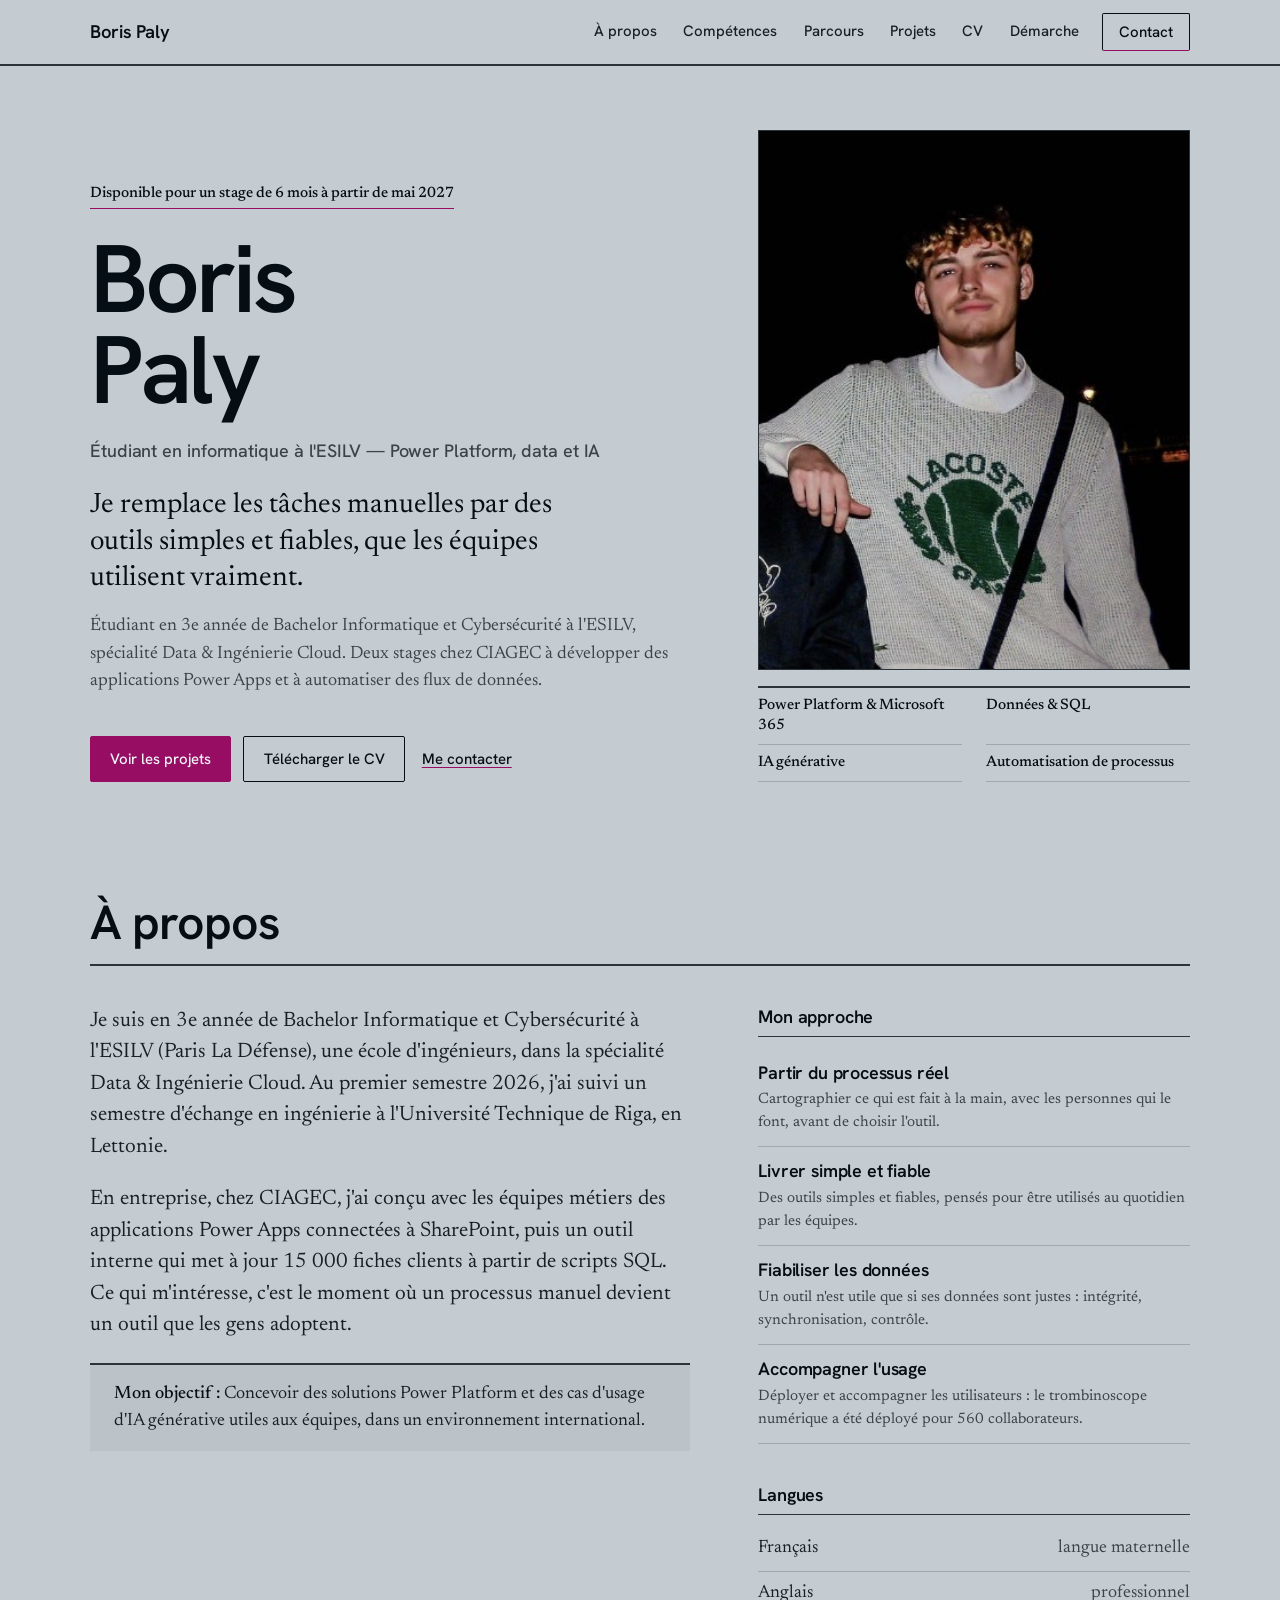
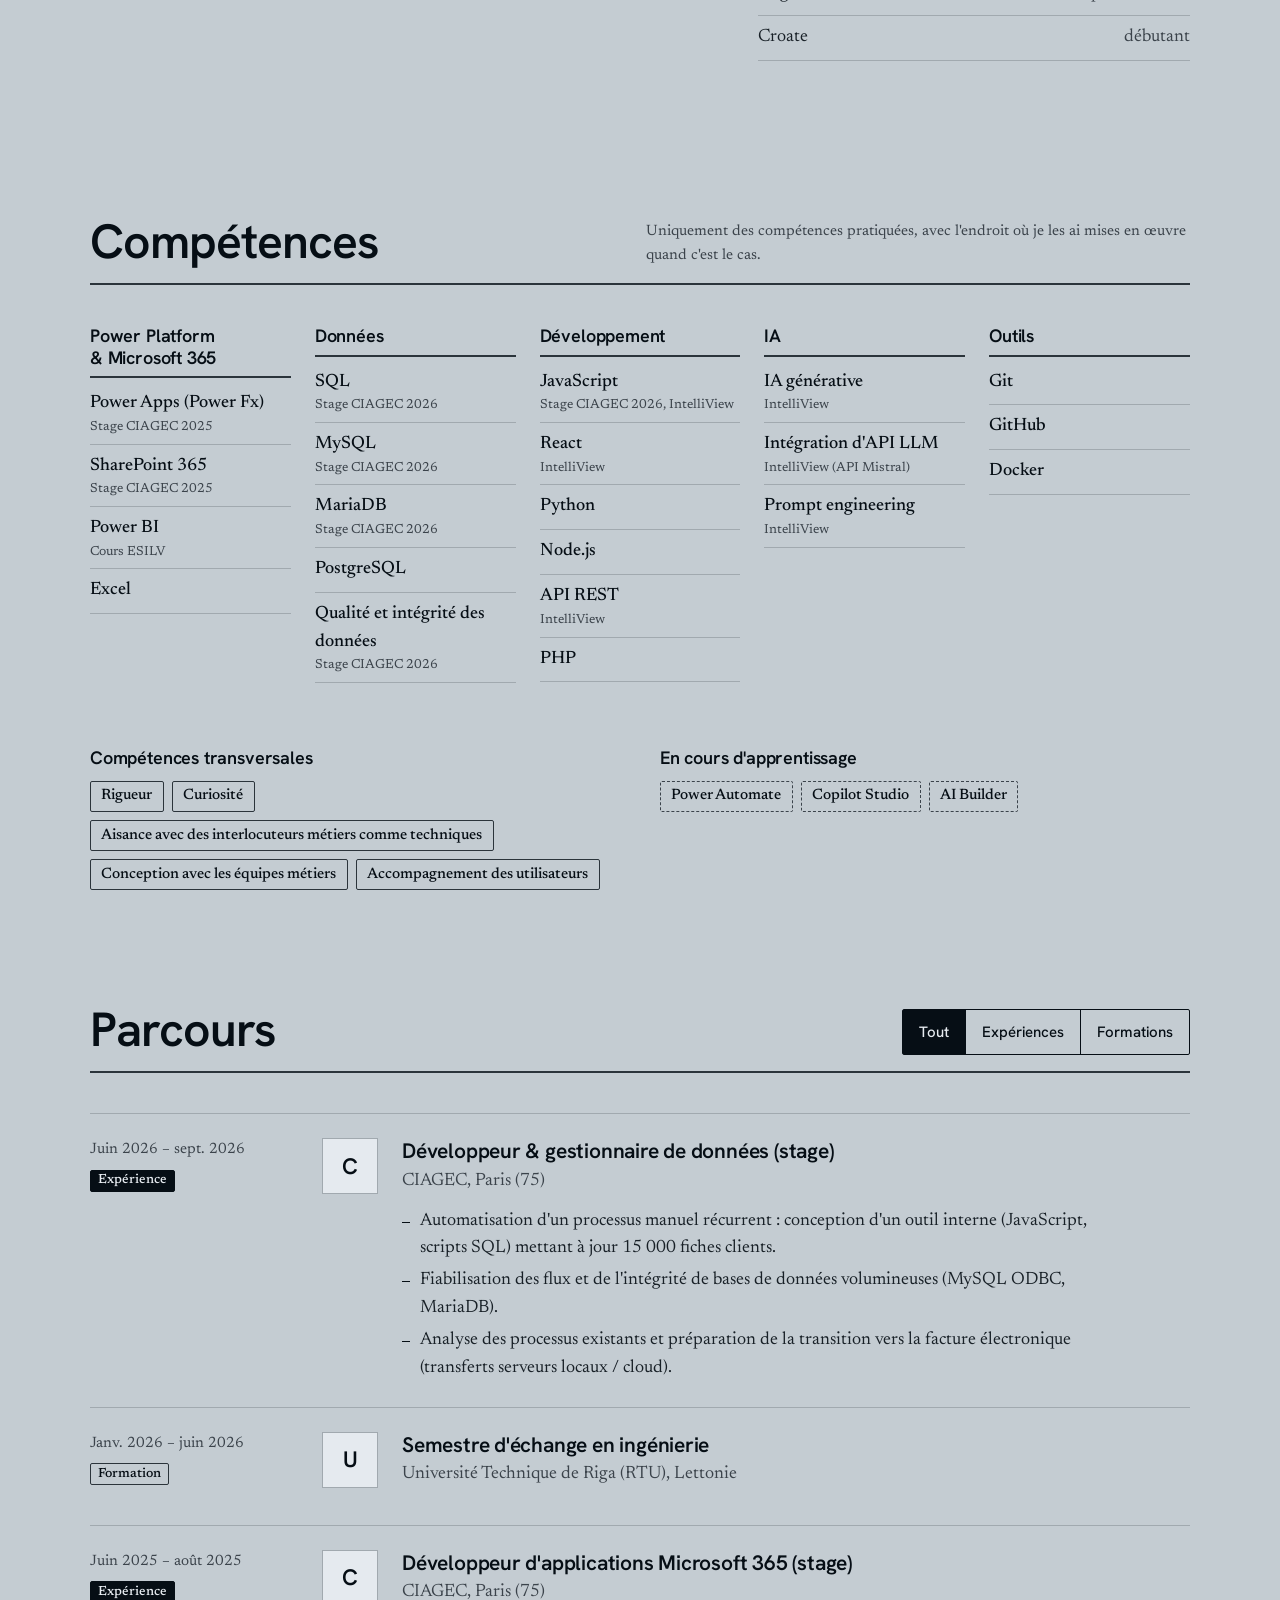
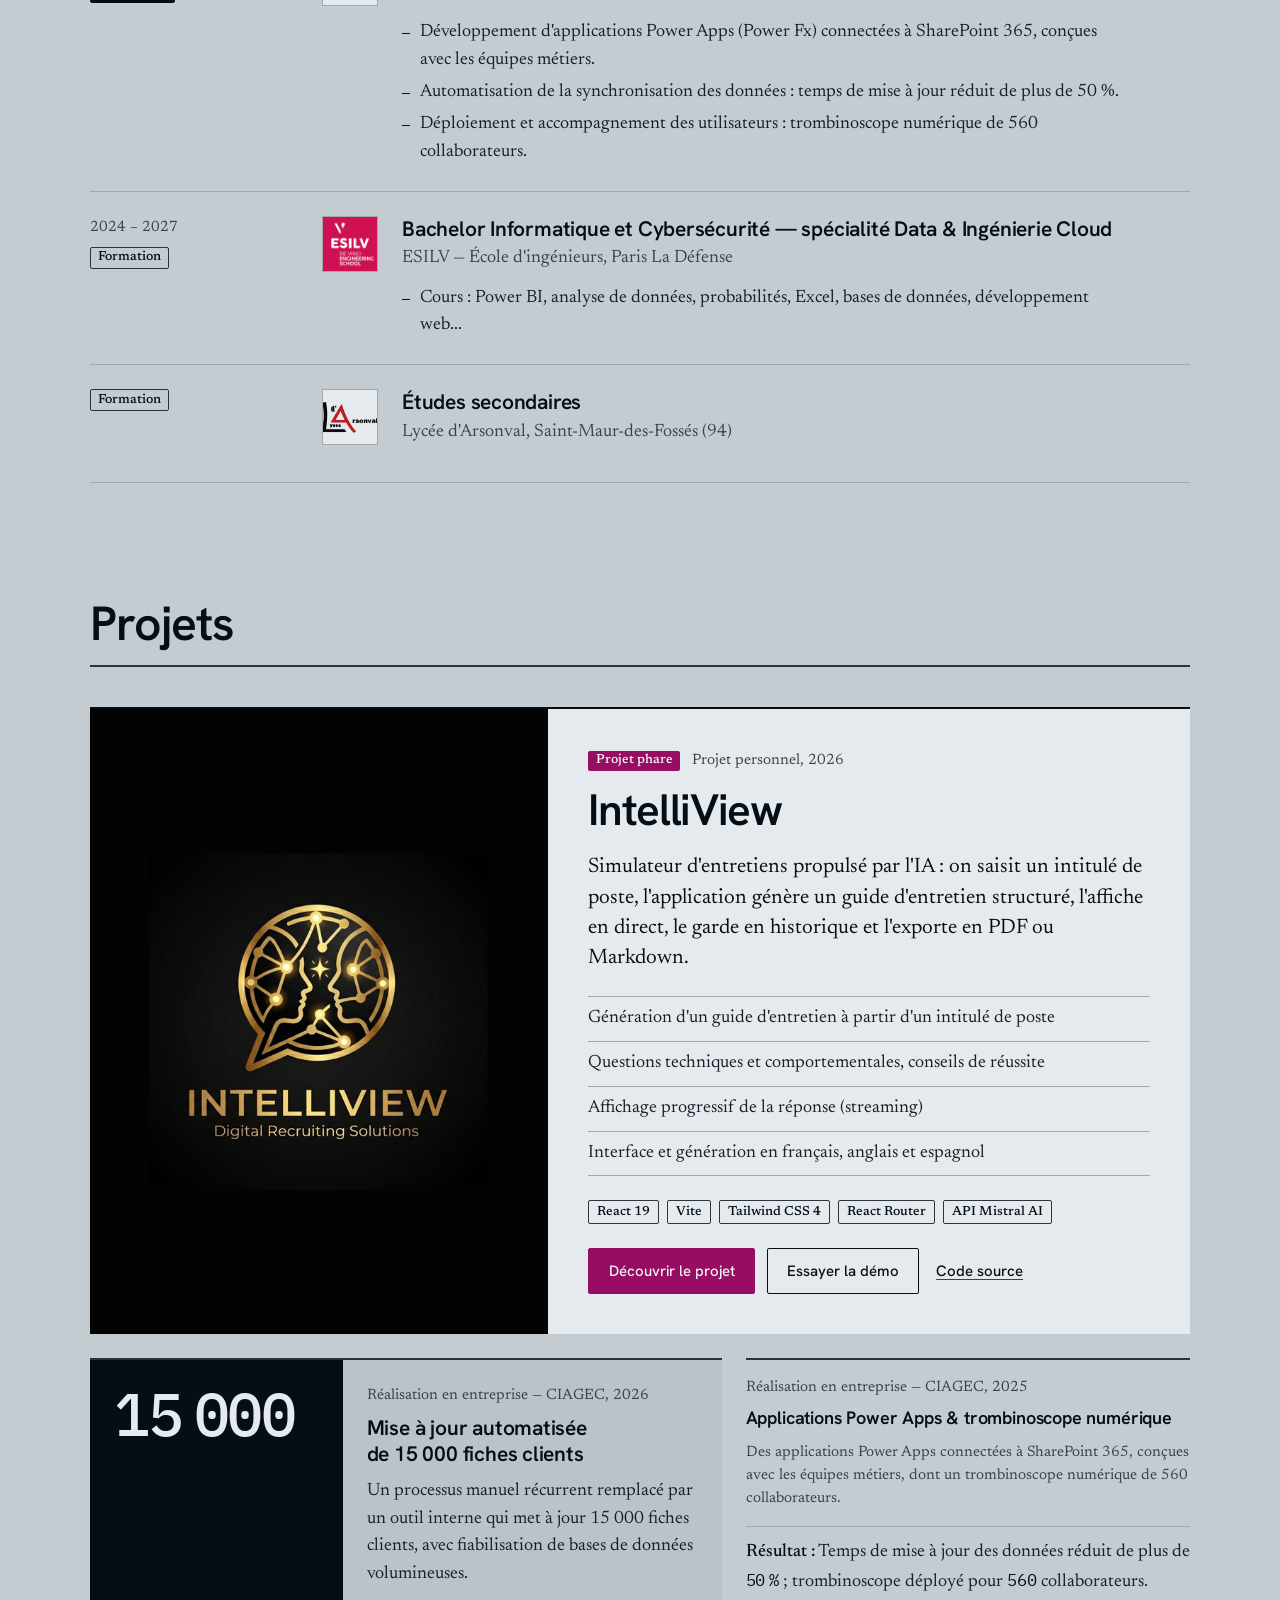
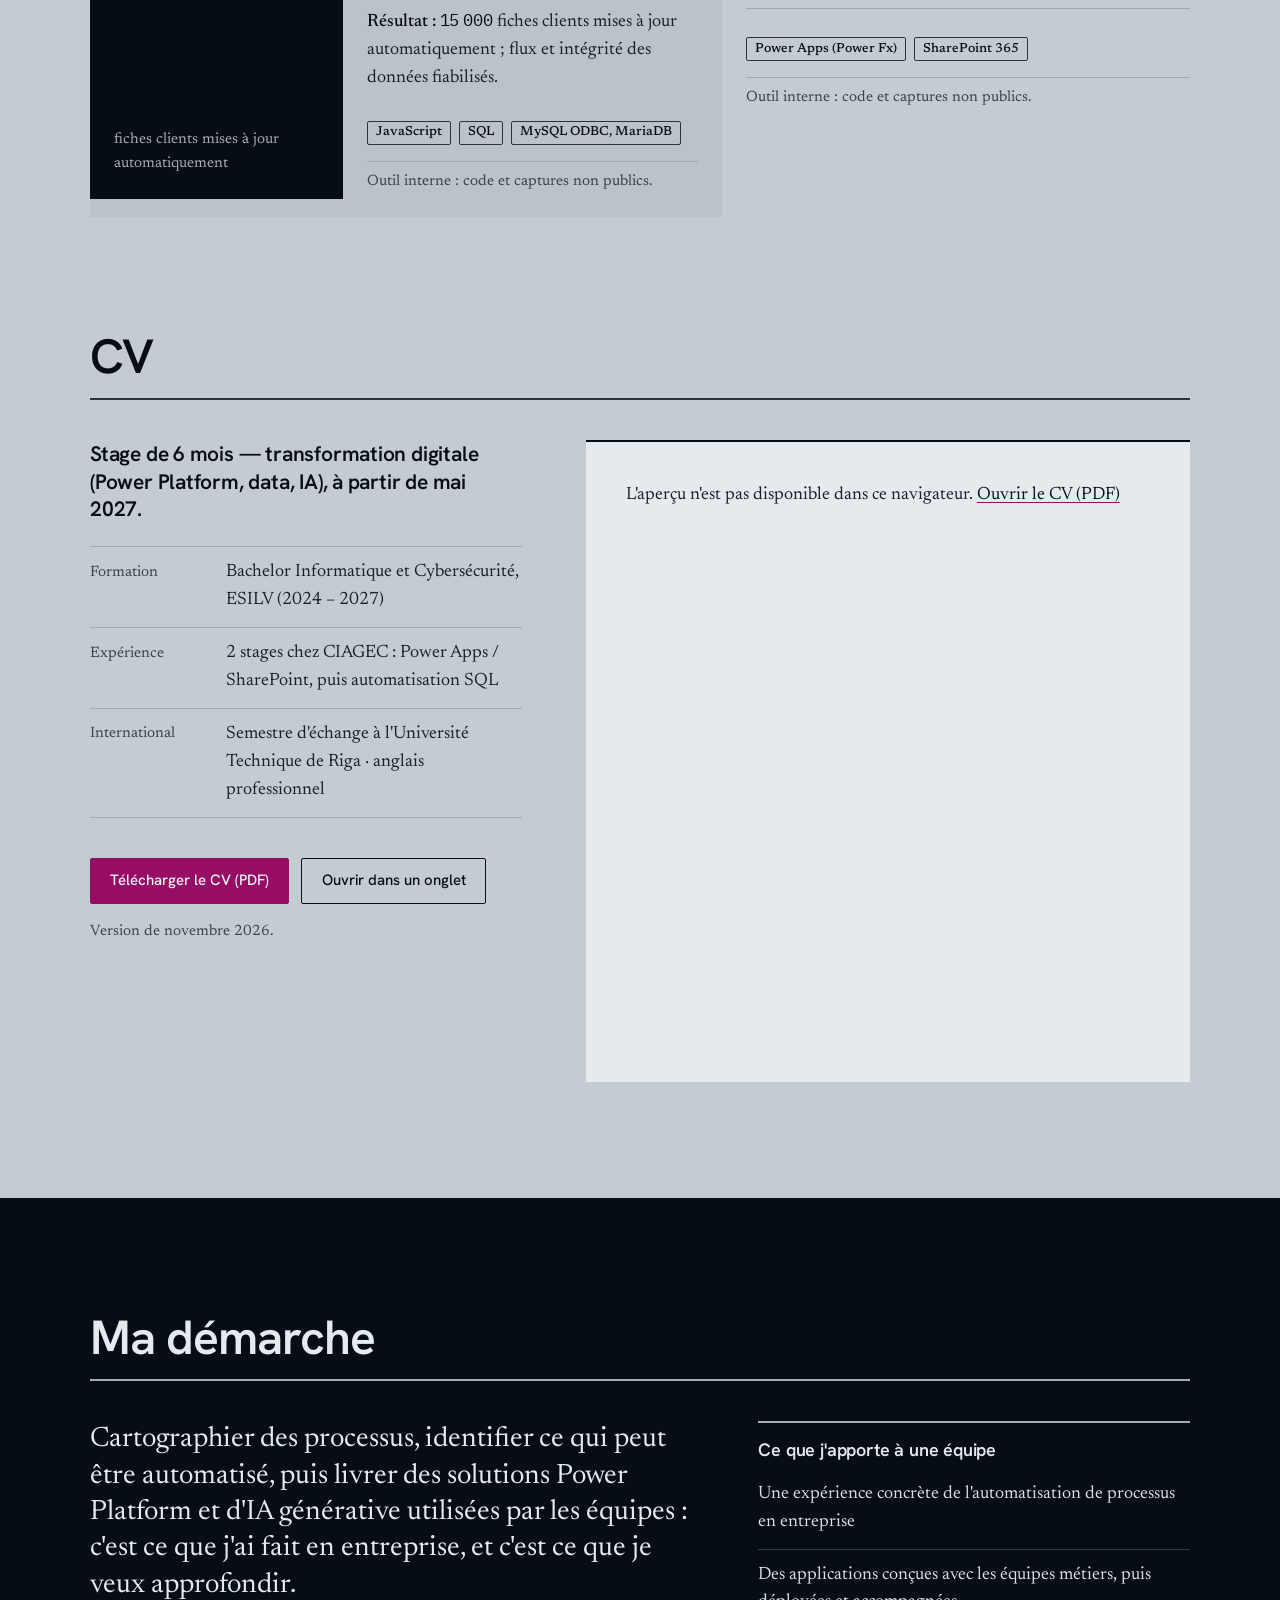
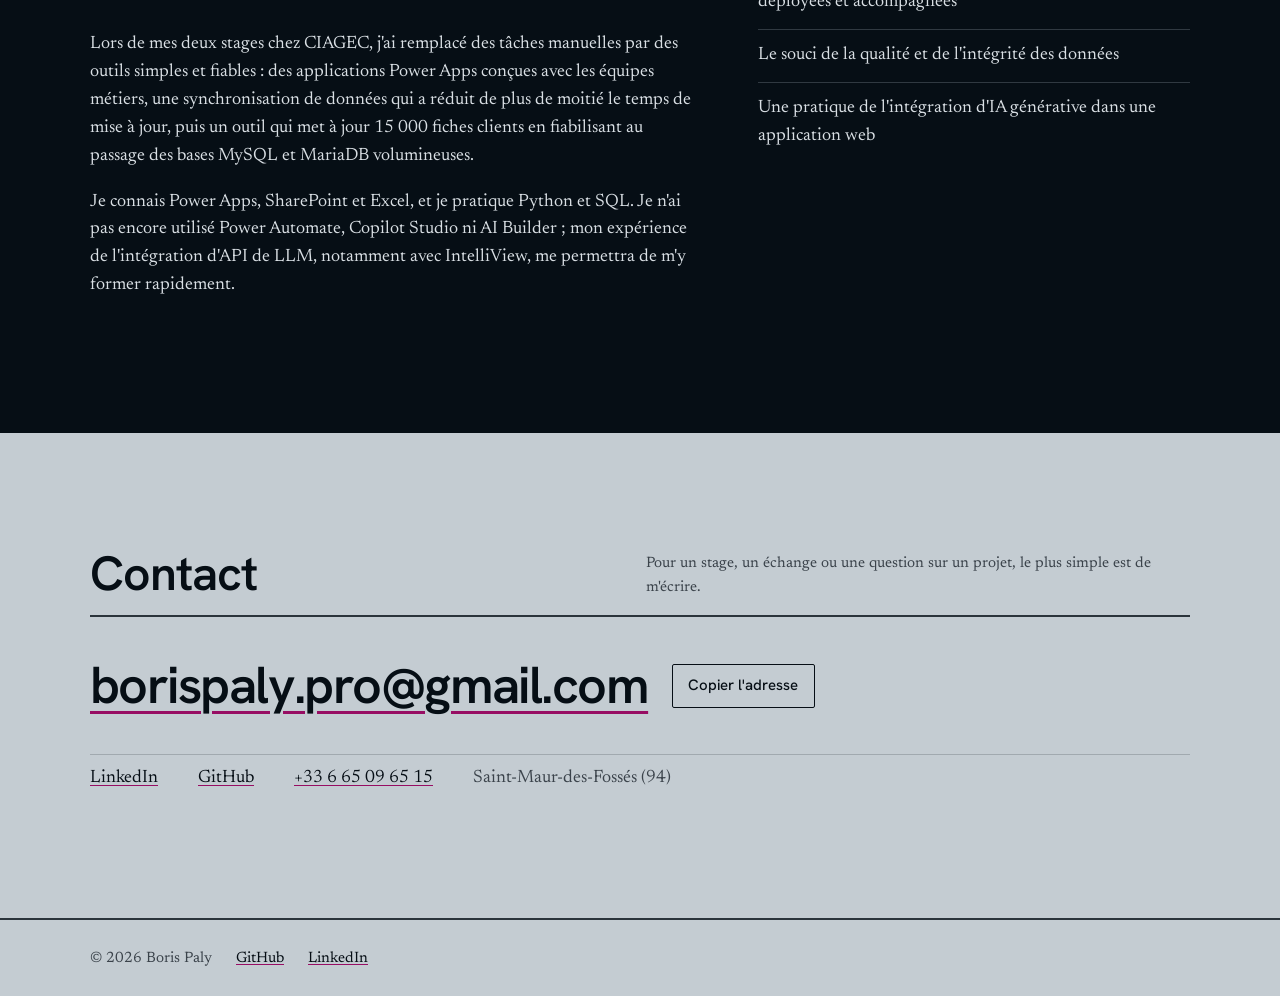
<file: index.html>
<!doctype html>
<html lang="fr">
<head>
  <meta charset="utf-8">
  <meta name="viewport" content="width=device-width, initial-scale=1">
  <title>Boris Paly</title>
  <meta name="description" content="Portfolio de Boris Paly, étudiant en Bachelor Informatique et Cybersécurité à l'ESILV : Power Platform, data, IA générative et automatisation. Recherche un stage de 5 mois à partir de mai 2027.">
  <meta name="author" content="Boris Paly">
  <meta property="og:type" content="profile">
  <meta property="og:title" content="Boris Paly — Power Platform, data et IA">
  <meta property="og:description" content="Étudiant en Bachelor Informatique et Cybersécurité à l'ESILV. Stage de 5 mois recherché à partir de mai 2027 en transformation digitale.">
  <meta property="og:image" content="https://borispl94.github.io/assets/img/photo.jpg">
  <meta name="theme-color" content="#C4CAD1">
  <link rel="icon" href="assets/img/favicon.svg" type="image/svg+xml">
  <link rel="preconnect" href="https://fonts.googleapis.com">
  <link rel="preconnect" href="https://fonts.gstatic.com" crossorigin>
  <link href="https://fonts.googleapis.com/css2?family=Hanken+Grotesk:wght@500;600&family=Newsreader:ital,opsz,wght@0,6..72,400;0,6..72,500;1,6..72,400&family=IBM+Plex+Mono:wght@400;500&display=swap" rel="stylesheet">
  <link rel="stylesheet" href="assets/css/style.css">
  <script type="application/ld+json">
  {
    "@context": "https://schema.org",
    "@type": "Person",
    "name": "Boris Paly",
    "jobTitle": "Étudiant en Bachelor Informatique et Cybersécurité à l'ESILV",
    "alumniOf": "ESILV",
    "email": "mailto:borispaly.pro@gmail.com",
    "sameAs": ["https://www.linkedin.com/in/boris-paly", "https://github.com/Borispl94"]
  }
  </script>
</head>
<body data-page="accueil">
  <a class="skip" href="#contenu">Aller au contenu</a>

  <header class="nav" id="nav">
    <div class="nav__inner">
      <a class="nav__brand" href="#accueil" aria-label="Boris Paly, retour en haut">
        Boris Paly
      </a>
      <button class="nav__toggle" type="button" aria-expanded="false" aria-controls="nav-links">Menu</button>
      <nav aria-label="Navigation principale">
        <ul class="nav__links" id="nav-links">
          <li><a href="#apropos">À propos</a></li>
          <li><a href="#competences">Compétences</a></li>
          <li><a href="#parcours">Parcours</a></li>
          <li><a href="#projets">Projets</a></li>
          <li><a href="#cv">CV</a></li>
          <li><a href="#demarche">Démarche</a></li>
          <li><a class="nav__cta" href="#contact">Contact</a></li>
        </ul>
      </nav>
    </div>
  </header>

  <main id="contenu">
    <section class="hero" id="accueil" aria-labelledby="hero-nom">
      <div class="hero__text">
        <p class="hero__dispo" id="hero-dispo"></p>
        <h1 class="hero__nom" id="hero-nom"></h1>
        <p class="hero__titre" id="hero-titre"></p>
        <p class="hero__accroche" id="hero-accroche"></p>
        <p class="hero__sous" id="hero-sous"></p>
        <div class="hero__actions">
          <a class="btn btn--plein" href="#projets">Voir les projets</a>
          <a class="btn" id="hero-cv" href="#cv" download>Télécharger le CV</a>
          <a class="btn btn--lien" href="#contact">Me contacter</a>
        </div>
      </div>
      <figure class="hero__flux" aria-label="Domaines d'intérêt">
        <div class="hero__photo"><img id="hero-photo" src="assets/img/photo.jpg" alt="Portrait de Boris Paly" width="377" height="472"></div>
        <ul class="hero__domaines" id="hero-domaines"></ul>
      </figure>
    </section>

    <section class="section" id="apropos" aria-labelledby="t-apropos">
      <div class="section__tete">
        <h2 id="t-apropos">À propos</h2>
      </div>
      <div class="apropos">
        <div class="apropos__texte" id="apropos-texte"></div>
        <aside class="apropos__cote">
          <h3>Mon approche</h3>
          <dl class="approche" id="apropos-approche"></dl>
          <h3>Langues</h3>
          <ul class="langues" id="apropos-langues"></ul>
        </aside>
      </div>
    </section>

    <section class="section" id="competences" aria-labelledby="t-competences">
      <div class="section__tete">
        <h2 id="t-competences">Compétences</h2>
        <p class="section__intro">Uniquement des compétences pratiquées, avec l'endroit où je les ai mises en œuvre quand c'est le cas.</p>
      </div>
      <div class="competences" id="competences-liste"></div>
      <div class="competences__bas">
        <div>
          <h3>Compétences transversales</h3>
          <ul class="pastilles" id="competences-transversales"></ul>
        </div>
        <div>
          <h3>En cours d'apprentissage</h3>
          <ul class="pastilles pastilles--pointille" id="competences-apprentissage"></ul>
        </div>
      </div>
    </section>

    <section class="section" id="parcours" aria-labelledby="t-parcours">
      <div class="section__tete">
        <h2 id="t-parcours">Parcours</h2>
        <div class="filtres" role="group" aria-label="Filtrer le parcours">
          <button type="button" class="filtre" aria-pressed="true" data-filtre="tout">Tout</button>
          <button type="button" class="filtre" aria-pressed="false" data-filtre="experience">Expériences</button>
          <button type="button" class="filtre" aria-pressed="false" data-filtre="formation">Formations</button>
        </div>
      </div>
      <ol class="parcours" id="parcours-liste"></ol>
    </section>

    <section class="section" id="projets" aria-labelledby="t-projets">
      <div class="section__tete">
        <h2 id="t-projets">Projets</h2>
      </div>
      <div id="projet-phare"></div>
      <div class="projets" id="projets-liste"></div>
    </section>

    <section class="section" id="cv" aria-labelledby="t-cv">
      <div class="section__tete">
        <h2 id="t-cv">CV</h2>
      </div>
      <div class="cv">
        <div class="cv__synthese" id="cv-synthese"></div>
        <div class="cv__apercu">
          <object id="cv-objet" type="application/pdf" data="" aria-label="Aperçu du CV au format PDF">
            <p class="cv__repli">L'aperçu n'est pas disponible dans ce navigateur. <a id="cv-repli" href="">Ouvrir le CV (PDF)</a></p>
          </object>
        </div>
      </div>
    </section>

    <section class="section section--sombre" id="demarche" aria-labelledby="t-demarche">
      <div class="section__tete">
        <h2 id="t-demarche">Ma démarche</h2>
      </div>
      <div class="demarche">
        <div class="demarche__texte" id="demarche-texte"></div>
        <div class="demarche__apport">
          <h3>Ce que j'apporte à une équipe</h3>
          <ul id="demarche-apport"></ul>
        </div>
      </div>
    </section>

    <section class="section contact" id="contact" aria-labelledby="t-contact">
      <div class="section__tete">
        <h2 id="t-contact">Contact</h2>
        <p class="section__intro" id="contact-intro"></p>
      </div>
      <div class="contact__grille" id="contact-liens"></div>
    </section>
  </main>

  <footer class="pied">
    <p id="pied-texte"></p>
  </footer>

  <script src="data/profil.js"></script>
  <script src="data/projets.js"></script>
  <script src="assets/js/app.js"></script>
</body>
</html>
</file>
<file: assets/css/style.css>
/* Hallmark · v2.0.0 · theme: almanac (dealt 1/3, seed portfolio-personnel-tudiant-informatique-21c2·24b74d30·2026-11-27·r0) · genre: editorial · posture: restrained · redesign: restyle · copy: verbatim · hero: Stage, texte à gauche, portrait à droite · nav: alignée aux bords, nom + liens + Contact · footer: une ligne, nom et réseaux · signature: projets en grille bento sur la feuille imprimée, chiffres réels en mono */
/* critique: refonte visuelle d’un portfolio existant ; textes, projets, liens et fonctionnement conservés à l’identique */
/* Hallmark · waive 26b · aucun contrôle du portfolio n’est jamais désactivé · filtres du parcours, copier l’dresse et liens restent toujours actifs */

:root {
  /* papier ardoise, encre bleu-noir, un seul magenta */
  --color-paper: oklch(84% 0.012 245);
  --color-paper-2: oklch(81% 0.012 245);
  --color-paper-3: oklch(77% 0.012 245);
  --color-sheet: oklch(93.5% 0.008 245);
  --color-ink: oklch(16% 0.020 245);
  --color-ink-2: oklch(24% 0.018 245);
  --color-muted: oklch(38% 0.016 245);
  --color-rule: oklch(73% 0.013 240);
  --color-rule-2: oklch(32% 0.018 240);
  --color-accent: oklch(45% 0.180 350);
  --color-accent-2: oklch(37% 0.160 350);
  --color-accent-ink: oklch(97% 0.006 245);
  --color-accent-soft: oklch(78% 0.090 350);
  --color-focus: oklch(46% 0.190 350);
  --color-on-ink: oklch(90% 0.010 245);
  --color-on-ink-muted: oklch(74% 0.014 245);
  --color-on-ink-rule: oklch(34% 0.018 245);
  --color-photo-bg: oklch(12% 0.010 245);
  --color-logo-bg: oklch(9% 0.006 245); /* raccorde au fond quasi noir du logo IntelliView */

  --font-display: "Hanken Grotesk", ui-sans-serif, system-ui, sans-serif;
  --font-body: "Newsreader", ui-serif, Georgia, serif;
  --font-mono: "IBM Plex Mono", ui-monospace, Consolas, monospace;

  --text-xs: .8125rem;
  --text-sm: .9375rem;
  --text-md: 1.125rem;
  --text-lg: 1.3125rem;
  --text-xl: clamp(1.4rem, 2.4vw, 1.75rem);
  --text-2xl: clamp(2rem, 4.2vw, 3rem);

  --space-2xs: .25rem;
  --space-xs: .5rem;
  --space-sm: .75rem;
  --space-md: 1rem;
  --space-lg: 1.5rem;
  --space-xl: 2.5rem;
  --space-2xl: 4rem;
  --space-section: clamp(4.5rem, 9vw, 7.5rem);

  --rule-hair: 1px;
  --rule-bar: 2px;
  --radius-pill: 2px;
  --tracking-display: -0.02em;

  --max: 1180px;
  --gout: clamp(1rem, 4vw, 2.5rem);
}

*, *::before, *::after { box-sizing: border-box; }
html { overflow-x: clip; scrollbar-color: var(--color-rule-2) var(--color-paper-2); scroll-behavior: smooth; scroll-padding-top: 5rem; -webkit-text-size-adjust: 100%; }
@media (prefers-reduced-motion: reduce) { html { scroll-behavior: auto; } *, *::before, *::after { transition: none !important; } }
body {
  margin: 0; overflow-x: clip;
  background: var(--color-paper); color: var(--color-ink-2);
  font: 400 var(--text-md)/1.55 var(--font-body);
  font-optical-sizing: auto;
  text-rendering: optimizeLegibility; -webkit-font-smoothing: antialiased;
}
::selection { background: var(--color-accent); color: var(--color-accent-ink); }
img { max-width: 100%; display: block; }
a { color: var(--color-ink); text-decoration: underline; text-decoration-color: var(--color-accent); text-decoration-thickness: 1px; text-underline-offset: .15em; transition: text-decoration-thickness .15s; }
a:hover { color: var(--color-ink); text-decoration-thickness: 2px; }
:focus-visible { outline: 2px solid var(--color-focus); outline-offset: 3px; }
h1, h2, h3 { font-family: var(--font-display); font-weight: 600; color: var(--color-ink); line-height: 1.05; margin: 0; letter-spacing: var(--tracking-display); overflow-wrap: break-word; min-width: 0; text-wrap: balance; }
h2 { font-size: var(--text-2xl); }
h3 { font-size: var(--text-lg); letter-spacing: -0.01em; line-height: 1.2; }
p { margin: 0 0 1em; }
strong { font-weight: 500; color: var(--color-ink); }
ul, ol, dl, dd { margin: 0; padding: 0; }
ul, ol { list-style: none; }
.num { font-family: var(--font-mono); font-variant-numeric: tabular-nums; font-weight: 500; letter-spacing: -0.01em; word-spacing: -0.35em; white-space: nowrap; }
.projet__resultat .num, .apropos .num { font-weight: 400; font-size: .94em; font-variant-numeric: tabular-nums; }
.sr-only { position: absolute; width: 1px; height: 1px; overflow: hidden; clip: rect(0 0 0 0); white-space: nowrap; }
.skip { position: absolute; left: 1rem; top: -4rem; background: var(--color-ink); color: var(--color-sheet); padding: var(--space-xs) var(--space-md); z-index: 100; }
.skip:focus { top: 1rem; }

/* ---------- boutons ---------- */
.btn {
  display: inline-flex; align-items: center; gap: var(--space-xs); min-height: 46px;
  padding: .7rem 1.2rem; border-radius: var(--radius-pill); border: var(--rule-hair) solid var(--color-ink);
  font: 500 var(--text-sm)/1 var(--font-display); color: var(--color-ink); text-decoration: none; background: transparent; cursor: pointer;
  transition: background-color .15s, color .15s, border-color .15s;
}
.btn:hover { background: var(--color-ink); color: var(--color-sheet); text-decoration: none; }
.btn:active { transform: translateY(1px); }
.btn--plein { background: var(--color-accent); border-color: var(--color-accent); color: var(--color-accent-ink); }
.btn--plein:hover { background: var(--color-accent-2); border-color: var(--color-accent-2); color: var(--color-accent-ink); }
.btn--lien { border-color: transparent; padding-inline: var(--space-2xs); text-decoration: underline; text-decoration-color: var(--color-accent); text-underline-offset: .2em; }
.btn--lien:hover { background: transparent; color: var(--color-ink); text-decoration-thickness: 2px; }
.btn--petit { min-height: 44px; padding: .55rem .95rem; }

/* ---------- navigation ---------- */
.nav { position: sticky; top: 0; z-index: 50; background: var(--color-paper); border-bottom: var(--rule-bar) solid var(--color-rule-2); }
.nav__inner { max-width: var(--max); margin: 0 auto; padding: var(--space-xs) var(--gout); display: flex; align-items: center; justify-content: space-between; gap: var(--space-md); min-height: 4rem; }
.nav__brand { font: 600 1.15rem var(--font-display); letter-spacing: var(--tracking-display); color: var(--color-ink); text-decoration: none; padding: var(--space-xs) 0; }
.nav__links { display: flex; align-items: center; gap: var(--space-2xs); }
.nav__links a { display: block; padding: .6rem .7rem; color: var(--color-ink-2); text-decoration: none; font: 500 var(--text-sm) var(--font-display); border-bottom: var(--rule-bar) solid transparent; }
.nav__links a:hover { color: var(--color-ink); border-bottom-color: var(--color-rule-2); }
.nav__links a[aria-current="true"] { color: var(--color-ink); border-bottom-color: var(--color-accent); }
.nav__links .nav__cta { margin-left: var(--space-xs); border: var(--rule-hair) solid var(--color-ink); border-radius: var(--radius-pill); padding: var(--space-xs) var(--space-md); color: var(--color-ink); }
.nav__links .nav__cta:hover { background: var(--color-ink); color: var(--color-sheet); border-color: var(--color-ink); }
.nav__toggle { display: none; }
@media (max-width: 900px) {
  .nav__toggle { display: inline-flex; align-items: center; min-height: 44px; padding: var(--space-xs) var(--space-md); border: var(--rule-hair) solid var(--color-ink); border-radius: var(--radius-pill); background: none; font: 500 var(--text-sm) var(--font-display); color: var(--color-ink); cursor: pointer; }
  .nav__toggle[aria-expanded="true"] { background: var(--color-ink); color: var(--color-sheet); }
  .nav nav { position: absolute; left: 0; right: 0; top: 100%; }
  .nav__links { display: none; flex-direction: column; align-items: stretch; gap: 0; background: var(--color-sheet); border-bottom: var(--rule-bar) solid var(--color-rule-2); padding: var(--space-xs) var(--gout) var(--space-md); }
  .nav__links.is-open { display: flex; }
  .nav__links li + li { border-top: var(--rule-hair) solid var(--color-rule); }
  .nav__links a { padding: .85rem 0; font-size: 1.05rem; border-bottom: 0; }
  .nav__links a[aria-current="true"] { text-decoration: underline; text-decoration-color: var(--color-accent); text-decoration-thickness: 2px; text-underline-offset: .3em; }
  .nav__links .nav__cta { margin: var(--space-sm) 0 0; text-align: center; padding: var(--space-sm) var(--space-md); }
}

/* ---------- sections ---------- */
.section { max-width: var(--max); margin: 0 auto; padding: var(--space-section) var(--gout) 0; }
.section__tete { display: flex; flex-wrap: wrap; align-items: end; justify-content: space-between; gap: var(--space-md) var(--space-xl); margin-bottom: var(--space-xl); padding-bottom: var(--space-md); border-bottom: var(--rule-bar) solid var(--color-rule-2); }
.section__intro { flex: 1 1 18rem; max-width: 34rem; margin: 0; color: var(--color-muted); font-size: var(--text-sm); }
.section--sombre { max-width: none; background: var(--color-ink); color: var(--color-on-ink); padding-bottom: var(--space-section); margin-top: var(--space-section); }
.section--sombre > * { max-width: calc(var(--max) - 2 * var(--gout)); margin-inline: auto; }
.section--sombre h2, .section--sombre h3 { color: var(--color-sheet); }
.section--sombre .section__tete { border-color: var(--color-on-ink-muted); }
.section--sombre a { color: var(--color-sheet); text-decoration-color: var(--color-accent-soft); }
.section--sombre a:hover { color: var(--color-sheet); }

/* ---------- accueil ---------- */
.hero { max-width: var(--max); margin: 0 auto; padding: var(--space-2xl) var(--gout) 0; display: grid; grid-template-columns: minmax(0, 7fr) minmax(0, 5fr); gap: clamp(2rem, 5vw, 4.5rem); align-items: end; }
.hero__dispo { display: inline-block; margin-bottom: var(--space-lg); padding-bottom: var(--space-2xs); font: 500 var(--text-sm)/1.4 var(--font-body); color: var(--color-ink); border-bottom: var(--rule-hair) solid var(--color-accent); }
.hero__nom { font-size: clamp(3.5rem, 9.5vw, 6rem); line-height: .95; letter-spacing: -0.035em; margin-bottom: var(--space-lg); }
.hero__nom span { display: block; }
.hero__titre { font: 500 var(--text-md)/1.35 var(--font-display); letter-spacing: -0.005em; margin-bottom: var(--space-lg); color: var(--color-muted); }
.hero__accroche { font: 400 var(--text-xl)/1.3 var(--font-body); color: var(--color-ink); max-width: 32ch; margin-bottom: var(--space-md); }
.hero__sous { max-width: 58ch; color: var(--color-muted); margin-bottom: var(--space-xl); }
.hero__actions { display: flex; flex-wrap: wrap; gap: var(--space-sm); align-items: center; }

.hero__flux { margin: 0; display: grid; gap: 0; }
.hero__photo { aspect-ratio: 4 / 5; overflow: hidden; background: var(--color-photo-bg); color: var(--color-on-ink); }
.hero__photo img { width: 100%; height: 100%; object-fit: cover; object-position: 50% 30%; outline: var(--rule-hair) solid var(--color-rule-2); outline-offset: -1px; }
.hero__domaines { border-top: var(--rule-bar) solid var(--color-rule-2); margin-top: var(--space-md); display: grid; grid-template-columns: repeat(2, minmax(0, 1fr)); column-gap: var(--space-lg); }
.hero__domaines li { padding: var(--space-xs) 0; border-bottom: var(--rule-hair) solid var(--color-rule); font: 500 var(--text-sm)/1.35 var(--font-body); color: var(--color-ink); }
@media (max-width: 860px) {
  .hero { grid-template-columns: minmax(0, 1fr); align-items: start; }
  .hero__flux { grid-template-columns: minmax(0, 9rem) minmax(0, 1fr); gap: var(--space-lg); align-items: end; }
  .hero__domaines { grid-template-columns: 1fr; margin-top: 0; }
}

/* ---------- à propos ---------- */
.apropos { display: grid; grid-template-columns: minmax(0, 7fr) minmax(0, 5fr); gap: clamp(2rem, 5vw, 4.5rem); }
.apropos__texte p { font-size: var(--text-lg); line-height: 1.5; max-width: 60ch; color: var(--color-ink-2); }
.apropos__objectif { padding: var(--space-md) var(--space-lg); background: var(--color-paper-2); border-top: var(--rule-bar) solid var(--color-rule-2); font-size: var(--text-md) !important; }
.apropos__cote h3 { margin-bottom: var(--space-sm); padding-bottom: var(--space-xs); border-bottom: var(--rule-hair) solid var(--color-rule-2); font-size: var(--text-md); }
.apropos__cote h3 + * { margin-bottom: var(--space-xl); }
.approche { display: grid; gap: 0; }
.approche > div { padding: var(--space-sm) 0; border-bottom: var(--rule-hair) solid var(--color-rule); }
.approche dt { font: 600 var(--text-md)/1.3 var(--font-display); color: var(--color-ink); letter-spacing: -0.01em; margin-bottom: var(--space-2xs); }
.approche dd { color: var(--color-muted); font-size: var(--text-sm); }
.approche--grille { grid-template-columns: repeat(auto-fit, minmax(16rem, 1fr)); column-gap: var(--space-xl); }
.approche--grille > div { padding: var(--space-md) 0; }
.langues li { display: flex; justify-content: space-between; gap: var(--space-md); padding: var(--space-xs) 0; border-bottom: var(--rule-hair) solid var(--color-rule); }
.langues li span:last-child { color: var(--color-muted); }
@media (max-width: 860px) { .apropos { grid-template-columns: 1fr; } }

/* ---------- compétences ---------- */
.competences { display: grid; grid-template-columns: repeat(auto-fit, minmax(14rem, 1fr)); gap: 0 var(--space-lg); }
@media (min-width: 1100px) { .competences { grid-template-columns: repeat(5, minmax(0, 1fr)); } }
.competence { padding: 0 0 var(--space-lg); }
.competence h3 { font-size: var(--text-md); padding-bottom: var(--space-xs); margin-bottom: var(--space-2xs); border-bottom: var(--rule-bar) solid var(--color-rule-2); }
.competence li { display: flex; flex-direction: column; padding: var(--space-xs) 0; border-bottom: var(--rule-hair) solid var(--color-rule); }
.competence__nom { font-weight: 500; color: var(--color-ink); }
.competence__ctx { font-size: var(--text-xs); color: var(--color-muted); line-height: 1.35; }
.competences__bas { display: grid; grid-template-columns: 1fr 1fr; gap: var(--space-xl); margin-top: var(--space-xl); }
.competences__bas h3 { font-size: var(--text-md); margin-bottom: var(--space-sm); }
@media (max-width: 700px) { .competences__bas { grid-template-columns: 1fr; } }
.pastilles { display: flex; flex-wrap: wrap; gap: var(--space-xs); }
.pastilles li { padding: .3rem .65rem; border-radius: var(--radius-pill); border: var(--rule-hair) solid var(--color-rule-2); font: 500 var(--text-sm)/1.3 var(--font-body); color: var(--color-ink); }
.pastilles--pointille li { border-style: dashed; border-color: var(--color-muted); }
.pastilles--petites li { padding: .15rem .5rem; font-size: var(--text-xs); }

/* ---------- parcours ---------- */
.filtres { display: inline-flex; border: var(--rule-hair) solid var(--color-ink); border-radius: var(--radius-pill); }
.filtre { min-height: 44px; padding: var(--space-xs) var(--space-md); border: 0; border-radius: 0; background: transparent; font: 500 var(--text-sm) var(--font-display); color: var(--color-ink); cursor: pointer; transition: background-color .15s, color .15s; }
.filtre + .filtre { border-left: var(--rule-hair) solid var(--color-ink); }
.filtre:hover { background: var(--color-paper-2); }
.filtre[aria-pressed="true"] { background: var(--color-ink); color: var(--color-sheet); }
.parcours { border-top: var(--rule-hair) solid var(--color-rule); }
.parcours__item { border-bottom: var(--rule-hair) solid var(--color-rule); }
.parcours__carte { display: grid; grid-template-columns: 13rem 3.5rem minmax(0, 1fr); gap: var(--space-lg); padding: var(--space-lg) 0; }
.parcours__meta { grid-column: 1; grid-row: 1; display: flex; flex-direction: column; align-items: start; gap: var(--space-xs); font-size: var(--text-sm); color: var(--color-muted); margin: 0; }
.parcours__logo { grid-column: 2; grid-row: 1; width: 3.5rem; height: 3.5rem; display: grid; place-items: center; overflow: hidden; background: var(--color-sheet); outline: var(--rule-hair) solid var(--color-rule); outline-offset: -1px; }
.parcours__logo img { width: 100%; height: 100%; object-fit: contain; background: var(--color-sheet); }
.parcours__mono { font: 600 1.4rem var(--font-display); color: var(--color-ink); }
.parcours__corps { grid-column: 3; grid-row: 1; }
.parcours__corps h3 { font-size: var(--text-lg); }
.parcours__org { color: var(--color-muted); margin: var(--space-2xs) 0 var(--space-sm); }
.parcours__corps ul { display: grid; gap: var(--space-2xs); }
.parcours__corps li { position: relative; padding-left: 1.1rem; max-width: 72ch; }
.parcours__corps li::before { content: ""; position: absolute; left: 0; top: .78em; width: .5rem; height: var(--rule-hair); background: var(--color-ink); }
.tag { font: 500 var(--text-xs)/1.3 var(--font-body); padding: .1rem .45rem; border-radius: var(--radius-pill); border: var(--rule-hair) solid var(--color-rule-2); color: var(--color-ink); }
.tag--experience { background: var(--color-ink); border-color: var(--color-ink); color: var(--color-sheet); }
@media (max-width: 760px) {
  .parcours__carte { grid-template-columns: 3rem minmax(0, 1fr); gap: var(--space-xs) var(--space-md); }
  .parcours__meta { grid-column: 2; grid-row: 1; flex-direction: row; flex-wrap: wrap; align-items: center; }
  .parcours__logo { grid-column: 1; grid-row: 1 / span 2; width: 3rem; height: 3rem; }
  .parcours__corps { grid-column: 2; grid-row: 2; }
}

/* ---------- projets : grille bento ---------- */
.projets { display: grid; grid-template-columns: repeat(12, minmax(0, 1fr)); gap: var(--space-lg); margin-top: var(--space-lg); }
.projet { grid-column: span 6; display: flex; flex-direction: column; min-width: 0; }
.projet__type { font-size: var(--text-sm); color: var(--color-muted); margin-bottom: var(--space-xs); }
.projet h3 { margin-bottom: var(--space-sm); }
.projet__resume { max-width: 60ch; }
.projet__resultat { margin: 0 0 var(--space-md); }
.projet .pastilles { margin-top: auto; padding-top: var(--space-sm); }
.projet__note { font-size: var(--text-sm); color: var(--color-muted); margin: var(--space-md) 0 0; padding-top: var(--space-xs); border-top: var(--rule-hair) solid var(--color-rule); }
.projet__pied { margin-top: var(--space-md); }

/* 1. la grande carte : sur la feuille imprimée, visuel + texte */
.phare { display: grid; grid-template-columns: minmax(0, 5fr) minmax(0, 7fr); background: var(--color-sheet); border-top: var(--rule-bar) solid var(--color-ink); }
.phare__visuel { background: var(--color-logo-bg); display: grid; place-items: center; padding: var(--space-xl); }
.phare__visuel img { width: 100%; max-width: 340px; }
.phare__corps { padding: var(--space-xl); display: flex; flex-direction: column; }
.phare__type { display: flex; flex-wrap: wrap; gap: var(--space-xs) var(--space-sm); align-items: center; font-size: var(--text-sm); color: var(--color-muted); margin-bottom: var(--space-sm); }
.phare__label { font: 500 var(--text-xs)/1.3 var(--font-body); padding: .1rem .45rem; border-radius: var(--radius-pill); background: var(--color-accent); color: var(--color-accent-ink); }
.phare h3 { font-size: clamp(2rem, 4vw, 2.75rem); letter-spacing: -0.03em; margin-bottom: var(--space-md); }
.phare__resume { font-size: var(--text-lg); line-height: 1.45; max-width: 52ch; color: var(--color-ink); }
.phare__fonctions { margin: 0 0 var(--space-lg); border-top: var(--rule-hair) solid var(--color-rule); }
.phare__fonctions li { padding: var(--space-xs) 0; border-bottom: var(--rule-hair) solid var(--color-rule); }
.phare__actions { display: flex; flex-wrap: wrap; gap: var(--space-sm); margin-top: var(--space-lg); align-items: center; }
@media (max-width: 860px) { .phare { grid-template-columns: 1fr; } .phare__visuel { padding: var(--space-lg); } .phare__visuel img { max-width: 200px; } }

/* 2. carte horizontale : chiffre-clé à gauche, texte à droite, sur un fond papier */
.projet--horizontal { grid-column: span 7; display: grid; grid-template-columns: minmax(0, 2fr) minmax(0, 3fr); background: var(--color-paper-2); border-top: var(--rule-bar) solid var(--color-rule-2); }
.projet__chiffre { display: flex; flex-direction: column; justify-content: space-between; gap: var(--space-md); padding: var(--space-lg); background: var(--color-ink); color: var(--color-sheet); }
.projet__chiffre .num { font-variant-numeric: tabular-nums; font-size: clamp(2.5rem, 5vw, 3.75rem); line-height: 1; letter-spacing: -0.04em; color: var(--color-sheet); }
.projet__chiffre span:last-child { font-size: var(--text-sm); color: var(--color-on-ink-muted); }
.projet--horizontal .projet__texte { padding: var(--space-lg); display: flex; flex-direction: column; min-width: 0; }

/* 3. carte compacte : seulement des filets, pas de fond */
.projet--compact { grid-column: span 5; padding-top: var(--space-md); border-top: var(--rule-bar) solid var(--color-rule-2); }
.projet--compact h3 { font-size: var(--text-md); }
.projet--compact .pastilles { margin-top: 0; }
.projet--compact .projet__resume { font-size: var(--text-sm); color: var(--color-muted); }
.projet--compact .projet__resultat { padding: var(--space-sm) 0; border-top: var(--rule-hair) solid var(--color-rule); border-bottom: var(--rule-hair) solid var(--color-rule); }
.projet__resultat .num { color: var(--color-ink); }

/* 4. carte en bande, pleine largeur (à partir du 3e projet) */
.projet--bande { grid-column: 1 / -1; padding-top: var(--space-md); border-top: var(--rule-hair) solid var(--color-rule-2); }

@media (max-width: 900px) {
  .projet--horizontal, .projet--compact, .projet--bande { grid-column: 1 / -1; }
}
@media (max-width: 560px) {
  .projet--horizontal { grid-template-columns: 1fr; }
  .projet__chiffre { flex-direction: row; align-items: baseline; justify-content: start; padding: var(--space-md) var(--space-lg); }
}

/* ---------- CV ---------- */
.cv { display: grid; grid-template-columns: minmax(0, 5fr) minmax(0, 7fr); gap: clamp(2rem, 5vw, 4.5rem); align-items: start; }
.cv__lead { font: 600 var(--text-lg)/1.3 var(--font-display); letter-spacing: -0.01em; color: var(--color-ink); }
.cv__faits { margin: var(--space-lg) 0 var(--space-xl); border-top: var(--rule-hair) solid var(--color-rule); }
.cv__faits div { display: grid; grid-template-columns: 7.5rem minmax(0, 1fr); gap: var(--space-md); padding: var(--space-sm) 0; border-bottom: var(--rule-hair) solid var(--color-rule); }
.cv__faits dt { color: var(--color-muted); font-size: var(--text-sm); padding-top: .1em; }
.cv__actions { display: flex; flex-wrap: wrap; gap: var(--space-sm); }
.cv__maj { font-size: var(--text-sm); color: var(--color-muted); margin-top: var(--space-md); }
.cv__apercu { background: var(--color-sheet); border-top: var(--rule-bar) solid var(--color-ink); }
.cv__apercu object { width: 100%; height: 640px; display: block; }
.cv__repli { padding: var(--space-xl); }
@media (max-width: 860px) { .cv { grid-template-columns: 1fr; } .cv__apercu { display: none; } .cv__faits div { grid-template-columns: 1fr; gap: var(--space-2xs); } }

/* ---------- démarche (bande encre) ---------- */
.demarche { display: grid; grid-template-columns: minmax(0, 7fr) minmax(0, 5fr); gap: clamp(2rem, 5vw, 4.5rem); }
.demarche__texte p { font-size: var(--text-md); max-width: 62ch; color: var(--color-on-ink); }
.demarche__texte p:first-child { font: 400 var(--text-xl)/1.3 var(--font-body); color: var(--color-sheet); }
.demarche__apport { align-self: start; border-top: var(--rule-bar) solid var(--color-on-ink-muted); padding-top: var(--space-md); }
.demarche__apport h3 { font-size: var(--text-md); margin-bottom: var(--space-xs); }
.demarche__apport li { padding: var(--space-sm) 0; border-bottom: var(--rule-hair) solid var(--color-on-ink-rule); }
.demarche__apport li:last-child { border-bottom: 0; }
@media (max-width: 860px) { .demarche { grid-template-columns: 1fr; } }

/* ---------- contact ---------- */
.contact { padding-bottom: var(--space-section); }
.contact__grille { display: grid; gap: var(--space-xl); }
.contact__mail { display: flex; flex-wrap: wrap; align-items: center; gap: var(--space-md) var(--space-lg); }
.contact__adresse { font: 600 clamp(1.5rem, 4.6vw, 3.25rem)/1.1 var(--font-display); letter-spacing: -0.03em; color: var(--color-ink); text-decoration-color: var(--color-accent); text-decoration-thickness: 3px; text-underline-offset: .15em; overflow-wrap: anywhere; }
.contact__adresse:hover { color: var(--color-accent-2); text-decoration-thickness: 3px; }
.contact__retour { color: var(--color-ink); font-weight: 500; }
.contact__reseaux { display: flex; flex-wrap: wrap; gap: 0 var(--space-xl); font-size: var(--text-md); border-top: var(--rule-hair) solid var(--color-rule); }
.contact__reseaux li { display: flex; align-items: center; min-height: 48px; }
.contact__reseaux a { display: inline-flex; align-items: center; min-height: 44px; }
.contact__reseaux span { color: var(--color-muted); }

.pied { border-top: var(--rule-bar) solid var(--color-rule-2); padding: var(--space-md) var(--gout); color: var(--color-muted); font-size: var(--text-sm); }
.pied p { max-width: calc(var(--max) - 2 * var(--gout)); margin: 0 auto; display: flex; flex-wrap: wrap; gap: 0 var(--space-lg); align-items: center; }
.pied a { display: inline-flex; align-items: center; min-height: 44px; }
.section--sombre + .contact { padding-top: var(--space-section); }

/* ---------- fiche projet ---------- */
.fiche__tete { max-width: var(--max); margin: 0 auto; padding: var(--space-2xl) var(--gout) 0; }
.fiche__fil { font-size: var(--text-sm); color: var(--color-muted); margin-bottom: var(--space-lg); }
.fiche__tete-grille { display: grid; grid-template-columns: minmax(0, 7fr) minmax(0, 4fr); gap: clamp(2rem, 5vw, 4.5rem); align-items: end; }
.fiche__tete h1 { font-size: clamp(3rem, 8vw, 6rem); line-height: .95; letter-spacing: -0.035em; margin-bottom: var(--space-md); }
.fiche__resume { font: 400 var(--text-xl)/1.35 var(--font-body); color: var(--color-ink); max-width: 40ch; }
.fiche__visuel { overflow: hidden; background: var(--color-logo-bg); border-top: var(--rule-bar) solid var(--color-ink); }
@media (max-width: 760px) { .fiche__tete-grille { grid-template-columns: 1fr; } .fiche__visuel { max-width: 240px; } }
.cadre { display: grid; grid-template-columns: repeat(auto-fit, minmax(15rem, 1fr)); gap: 0 var(--space-xl); }
.cadre > div { padding: var(--space-md) 0; border-bottom: var(--rule-hair) solid var(--color-rule); }
.cadre dt { font: 600 var(--text-md)/1.3 var(--font-display); color: var(--color-ink); margin-bottom: var(--space-2xs); }
.cadre dd { color: var(--color-muted); }
.etapes { display: grid; grid-template-columns: repeat(5, minmax(0, 1fr)); gap: var(--space-lg); counter-reset: e; }
.etapes li { padding-top: var(--space-sm); border-top: var(--rule-bar) solid var(--color-rule-2); counter-increment: e; }
.etapes li::before { content: counter(e); display: block; font: 500 var(--text-sm) var(--font-mono); color: var(--color-accent); margin-bottom: var(--space-xs); }
.etapes h3 { font-size: var(--text-md); margin-bottom: var(--space-xs); }
.etapes p { color: var(--color-muted); font-size: var(--text-sm); }
@media (max-width: 960px) { .etapes { grid-template-columns: 1fr 1fr; row-gap: var(--space-xl); } }
@media (max-width: 560px) { .etapes { grid-template-columns: 1fr; } }
.demo { display: grid; gap: var(--space-xs); }
.demo label { font: 500 var(--text-sm) var(--font-display); color: var(--color-ink); }
.demo input { font: 500 var(--text-lg) var(--font-body); padding: var(--space-sm) var(--space-md); border: var(--rule-hair) solid var(--color-muted); border-radius: 0; background: var(--color-sheet); color: var(--color-ink); max-width: 32rem; caret-color: var(--color-accent); }
.demo input:focus-visible { outline-offset: 0; }
.demo__sortie { margin: var(--space-sm) 0 0; padding: var(--space-lg); background: var(--color-ink); color: var(--color-on-ink); white-space: pre-wrap; word-break: break-word; font: 400 .95rem/1.6 var(--font-mono); }
.demo__sortie mark { background: var(--color-accent); color: var(--color-accent-ink); padding: 0 .2em; }
.fonctions { display: grid; border-top: var(--rule-hair) solid var(--color-rule); }
.statut { display: grid; grid-template-columns: 9rem minmax(0, 1fr); gap: var(--space-md); align-items: baseline; padding: var(--space-sm) 0; border-bottom: var(--rule-hair) solid var(--color-rule); }
.statut__badge { justify-self: start; font: 500 var(--text-xs)/1.3 var(--font-body); padding: .1rem .45rem; border-radius: var(--radius-pill); border: var(--rule-hair) solid var(--color-rule-2); color: var(--color-ink); }
.statut--operationnel .statut__badge { background: var(--color-ink); border-color: var(--color-ink); color: var(--color-sheet); }
.statut--envisage .statut__badge { border-style: dashed; color: var(--color-muted); }
@media (max-width: 560px) { .statut { grid-template-columns: 1fr; gap: var(--space-2xs); } }
.fiche__ia { font: 400 var(--text-xl)/1.4 var(--font-body); color: var(--color-sheet); max-width: 48ch; }
.techs { display: grid; grid-template-columns: repeat(auto-fit, minmax(14rem, 1fr)); column-gap: var(--space-xl); }
.techs div { padding: var(--space-sm) 0; border-bottom: var(--rule-hair) solid var(--color-rule); }
.techs dt { font-weight: 500; color: var(--color-ink); }
.techs dd { color: var(--color-muted); font-size: var(--text-sm); }
.captures { display: grid; grid-template-columns: repeat(auto-fit, minmax(18rem, 1fr)); gap: var(--space-lg); }
.captures figure { margin: 0; }
.captures img { outline: var(--rule-hair) solid var(--color-rule-2); outline-offset: -1px; }
.captures figcaption { font-size: var(--text-sm); color: var(--color-muted); margin-top: var(--space-xs); }
.vide { color: var(--color-muted); }
.commits { border-top: var(--rule-hair) solid var(--color-rule); }
.commits li { display: grid; grid-template-columns: 11rem minmax(0, 1fr); gap: var(--space-md); padding: var(--space-sm) 0; border-bottom: var(--rule-hair) solid var(--color-rule); }
.commits time { color: var(--color-muted); font-size: var(--text-sm); }
@media (max-width: 560px) { .commits li { grid-template-columns: 1fr; gap: var(--space-2xs); } }
.fiche > .section:last-child { padding-bottom: var(--space-section); }
.fiche .section--sombre + .section { padding-top: var(--space-section); }

@media print {
  .nav, .hero__actions, .filtres, .cv__apercu, .skip { display: none !important; }
  .section--sombre { background: none; color: var(--color-ink); }
}
</file>
